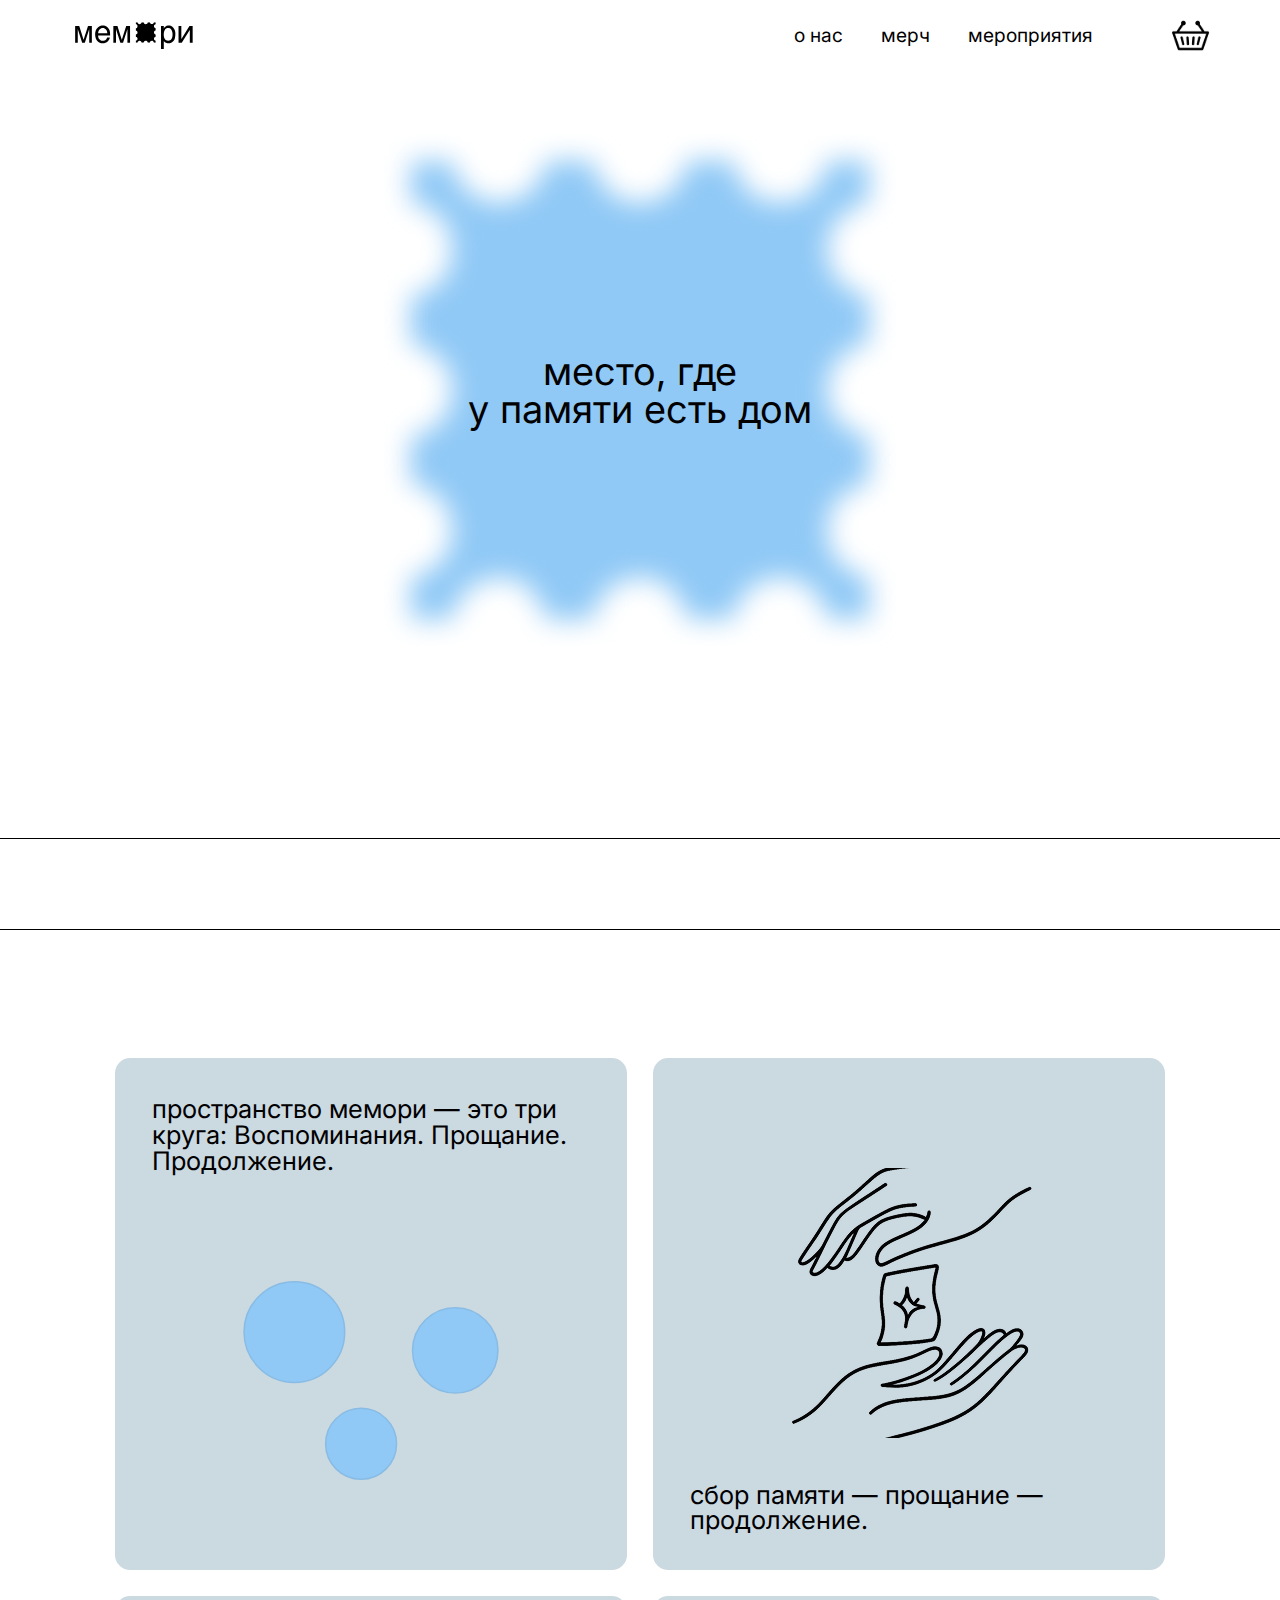
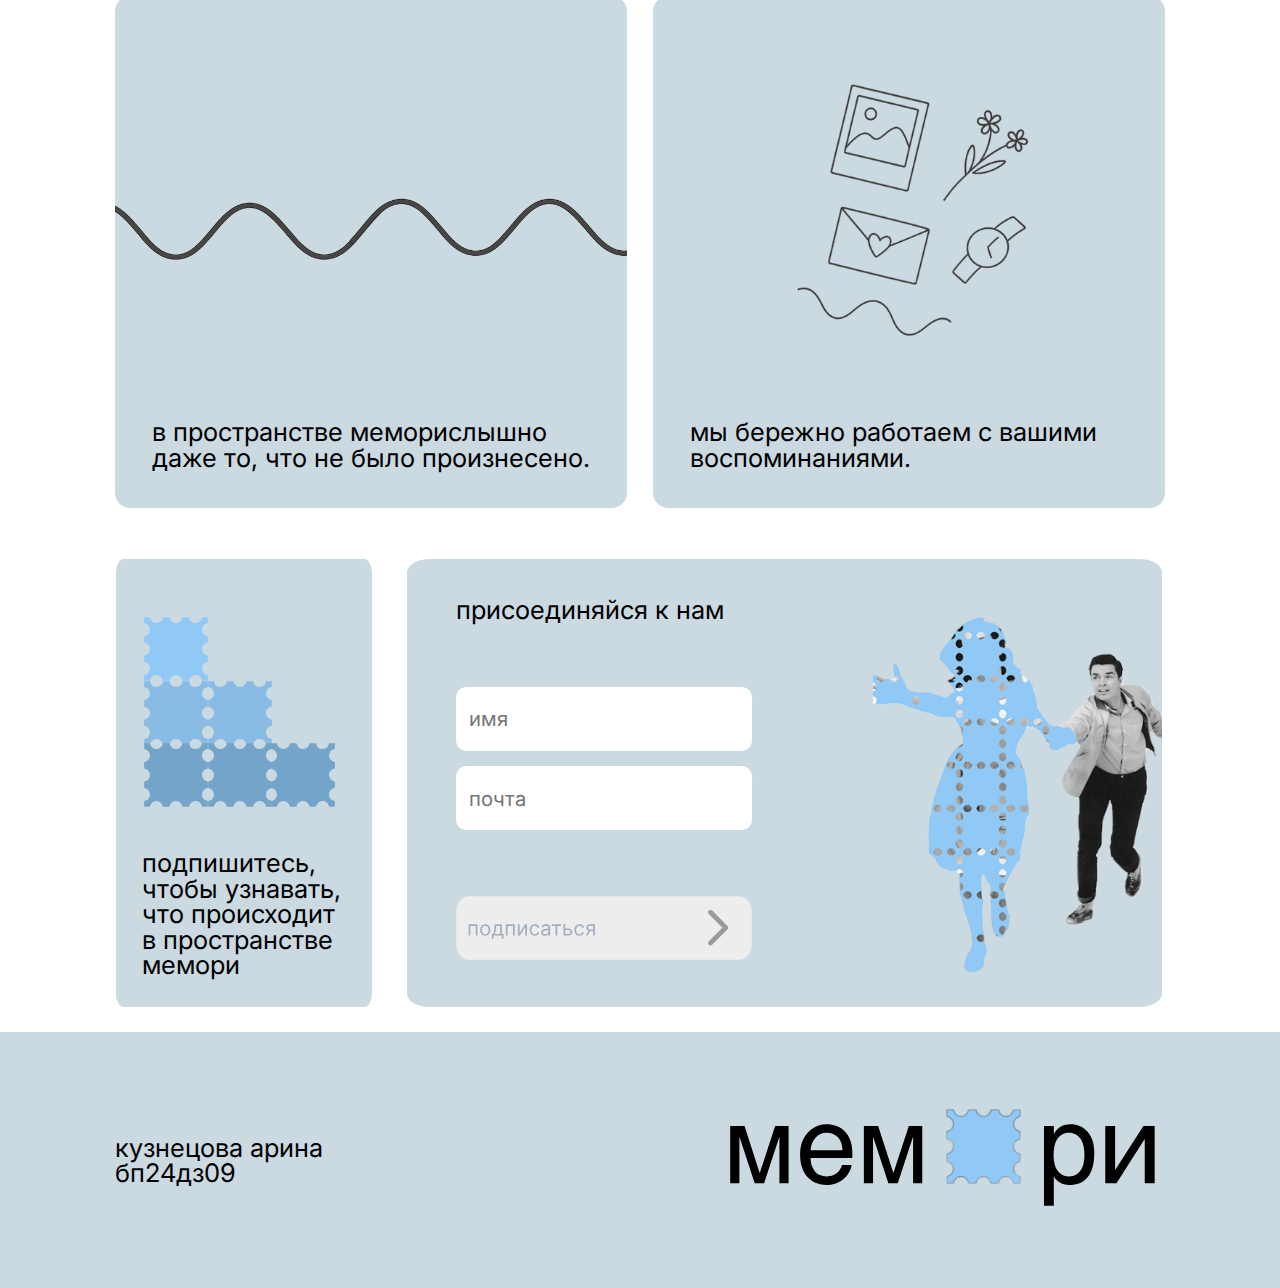
<file: index.html>
<!DOCTYPE html>
<html lang="ru">
  <head>
    <meta charset="UTF-8" />

    <title>Мемори</title>

    <link rel="stylesheet" href="./css/style.css" />

    <link rel="icon" href="./img/logo .svg" type="image/x-icon" />

    <meta name="viewport" content="width=device-width, initial-scale=1.0" />

    <script src="./js.js" charset="UTF-8"></script>
  </head>

  <body> 
    <!-- header -->
    <div class="header">
        <a href="./index.html">
            <div class="logo"></div>
        </a>
        <div class="text">
          <a href="about.html">о нас</a>
          <a href="merch.html">мерч</a>
          <a href="event.html">мероприятия </a>
        </div>
        <a href="./404.html">
          <div class="basket"></div>
        </a>
      </div>

    <!-- главный баннер -->
    <div class="main_banner">
        <h1>место, где <br> у памяти есть дом</h1>
    </div>

     <!-- бегущая строка -->
       <div class="run_line_container">
        <div class="run_line">
            открыты экскурсии по пространству мемори // новая коллекция вещей с памятью // открыты экскурсии по пространству мемори // новая коллекция вещей с памятью // 
        </div>
      </div>

      <!-- блок с карточками -->
       <div class="block_4">
        <div class="card1">
            <p class="card_text1">
                пространство мемори — это три круга:
                Воспоминания. Прощание. Продолжение.
                </p>
                <div class="card_move1"></div>
        </div>
        <div class="card2">
            <div class="card_move2"></div>
            <p class="card_text2"> 
                сбор памяти — прощание 
                — продолжение.</p>

        </div>
        <div class="card3">
            <div class="card_move3"></div>
            <p class="card_text2">
                в пространстве меморислышно даже то, что не было произнесено.</p>
        </div>
        <div class="card4">
            <div class="card_move4"></div>
            <p class="card_text2">
                мы бережно работаем
                с вашими воспоминаниями.</p>
        </div>
       </div>

       <!-- блок с регестрацией -->
        <div class="block_5">
            <div class="ani_block">
              <div class="animation_block">
                <div class="b1"></div>
                <div class="b2"></div>
                <div class="b3"></div>
                <div class="b4"></div>
                <div class="b5"></div>
                <div class="b6"></div>
              </div>
              <p class="ani_block_text">подпишитесь, чтобы узнавать, что происходит <br> в пространстве мемори</p>
            </div>
            <div class="form">
              <p class="card_text1">присоединяйся к нам</p>
              <input class="box_name" type="text" placeholder="имя" />
              <input class="email" type="email" placeholder="почта" />
              <div class="button"></div>

              <div class="pic"></div>
            </div>
        </div>

        <!-- вспылающие окно -->
        <div class="custom-overlay" id="popupOverlay">
          <div class="popup">
            <span class="close-btn" id="closePopup">&times;</span>
          </div>
        </div>

        <!-- подвал -->
        <div class="basement">
            <p class="name">кузнецова арина <br>бп24дз09
            </p>
            <div class="color_logo"></div>
          </div>
  </body>
</html>
</file>
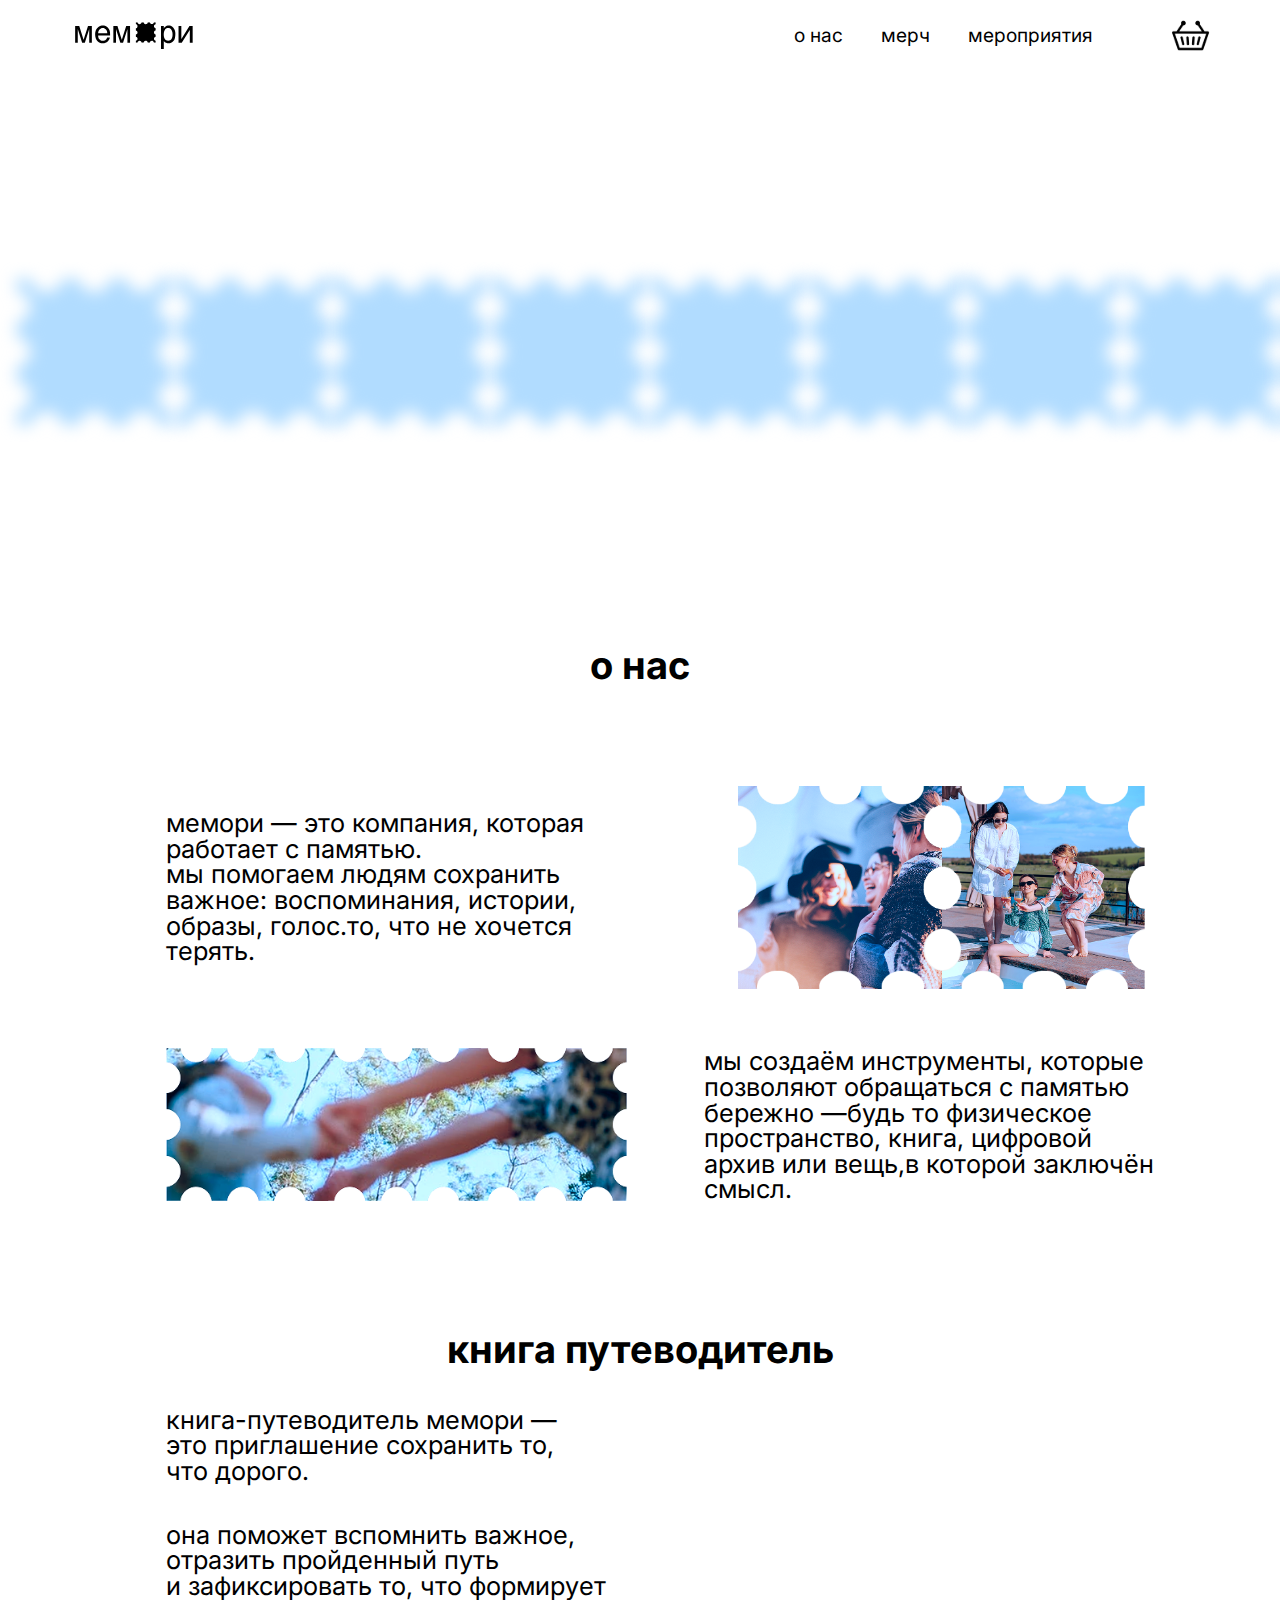
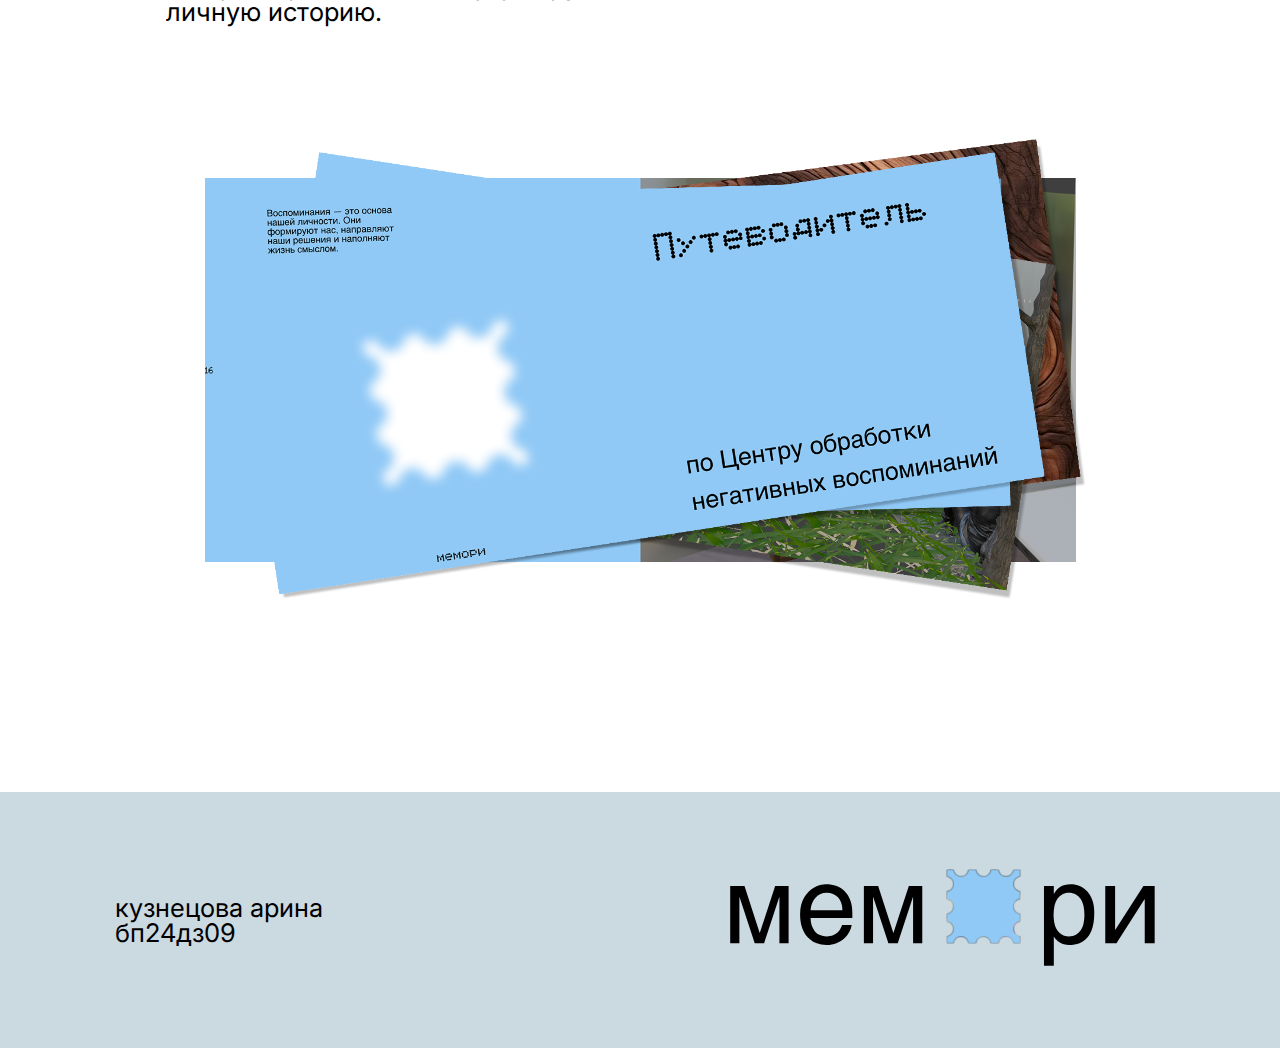
<file: about.html>
<!DOCTYPE html>
<html lang="ru">
  <head>
    <meta charset="UTF-8" />

    <title>Мемори</title>

    <link rel="stylesheet" href="./css/style.css" />

    <link rel="icon" href="./img/logo .svg" type="image/x-icon" />

    <meta name="viewport" content="width=device-width, initial-scale=1.0" />

    <script src="./js.js" charset="UTF-8"></script>
  </head>

  <body> 
    <!-- header -->
    <div class="header">
        <a href="./index.html"><div class="logo"></div></a>
        <div class="text">
          <a href="about.html">о нас</a>
          <a href="merch.html">мерч</a>
          <a href="event.html">мероприятия </a>
        </div>
        <a href="./404.html">
          <div class="basket"></div>
        </a>
      </div>

      <!-- главный баннер -->
       <div class="banner_about"></div>

      <!-- блок с текстом и фото -->
      <p class="text_bold">о нас</p>
      <div class="info">

        <div class="info_2">
          <p>
            мемори — это компания, которая работает с памятью. 
            <br>
          </p>
          <p>
            мы помогаем людям сохранить <br> важное: воспоминания, истории, образы, голос.то, что не хочется терять.</p>
        </div>

        <div class="photo_2"></div>
        <div class="photo_3"></div>

        <p class="info_3">мы создаём инструменты, которые позволяют обращаться с памятью бережно —будь то физическое пространство, книга, цифровой архив или вещь,в которой заключён смысл.</p>
      </div>

      <!-- блок про книгу путеводитель -->
      <p class="text_bold">книга путеводитель</p>
      <p class="book_text">
        книга-путеводитель мемори — это приглашение сохранить то, что дорого. <br> 
      </p>
      <p class="book_text">она поможет вспомнить важное, отразить пройденный путь и зафиксировать то, что формирует личную историю.
      </p>

      <!-- карточки для клика -->
      <div class="click">
        <div class="p1"></div>
        <div class="p2"></div>
        <div class="p3"></div>
        <div class="p4"></div>
        <div class="p5"></div>
      </div>
   
 <!-- подвал -->
    <div class="basement">
         <p class="name">кузнецова арина <br>бп24дз09
        </p>
        <div class="color_logo"></div>
    </div>

      
  
  </body>
</html>
</file>
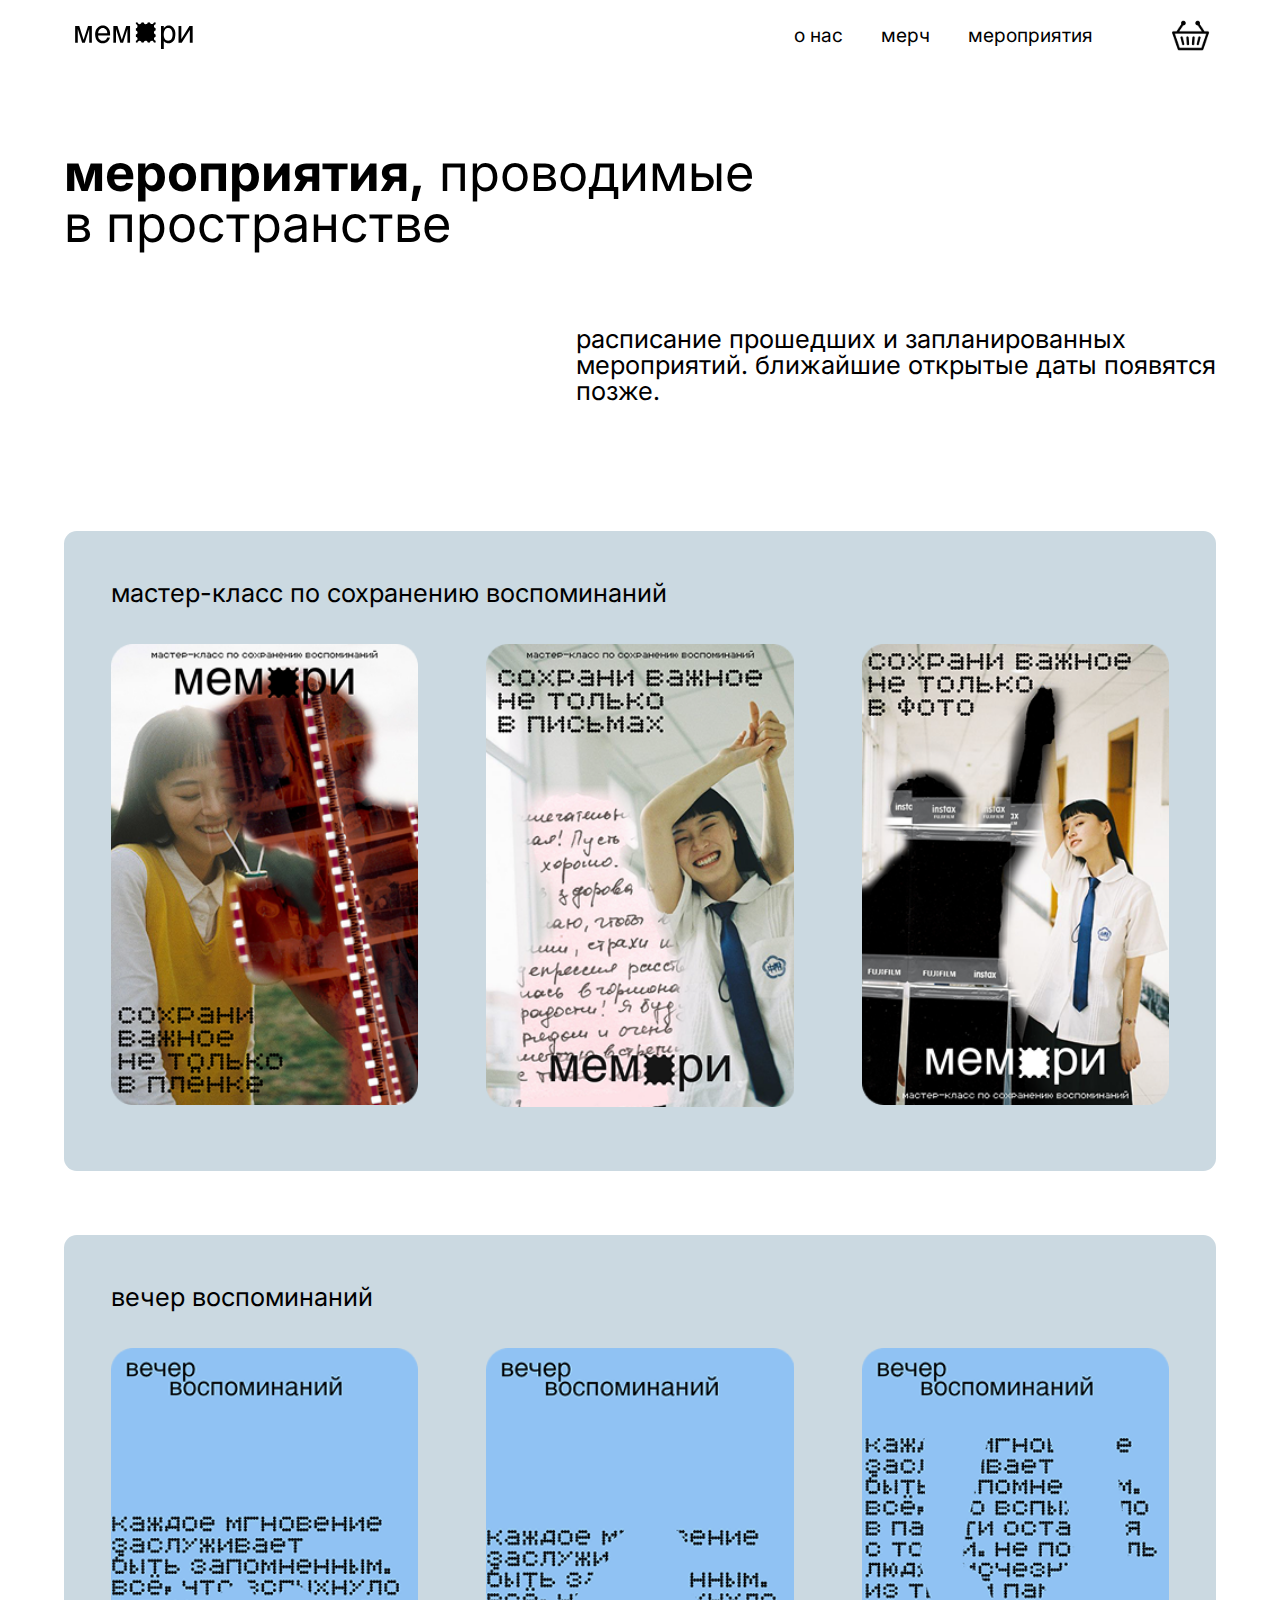
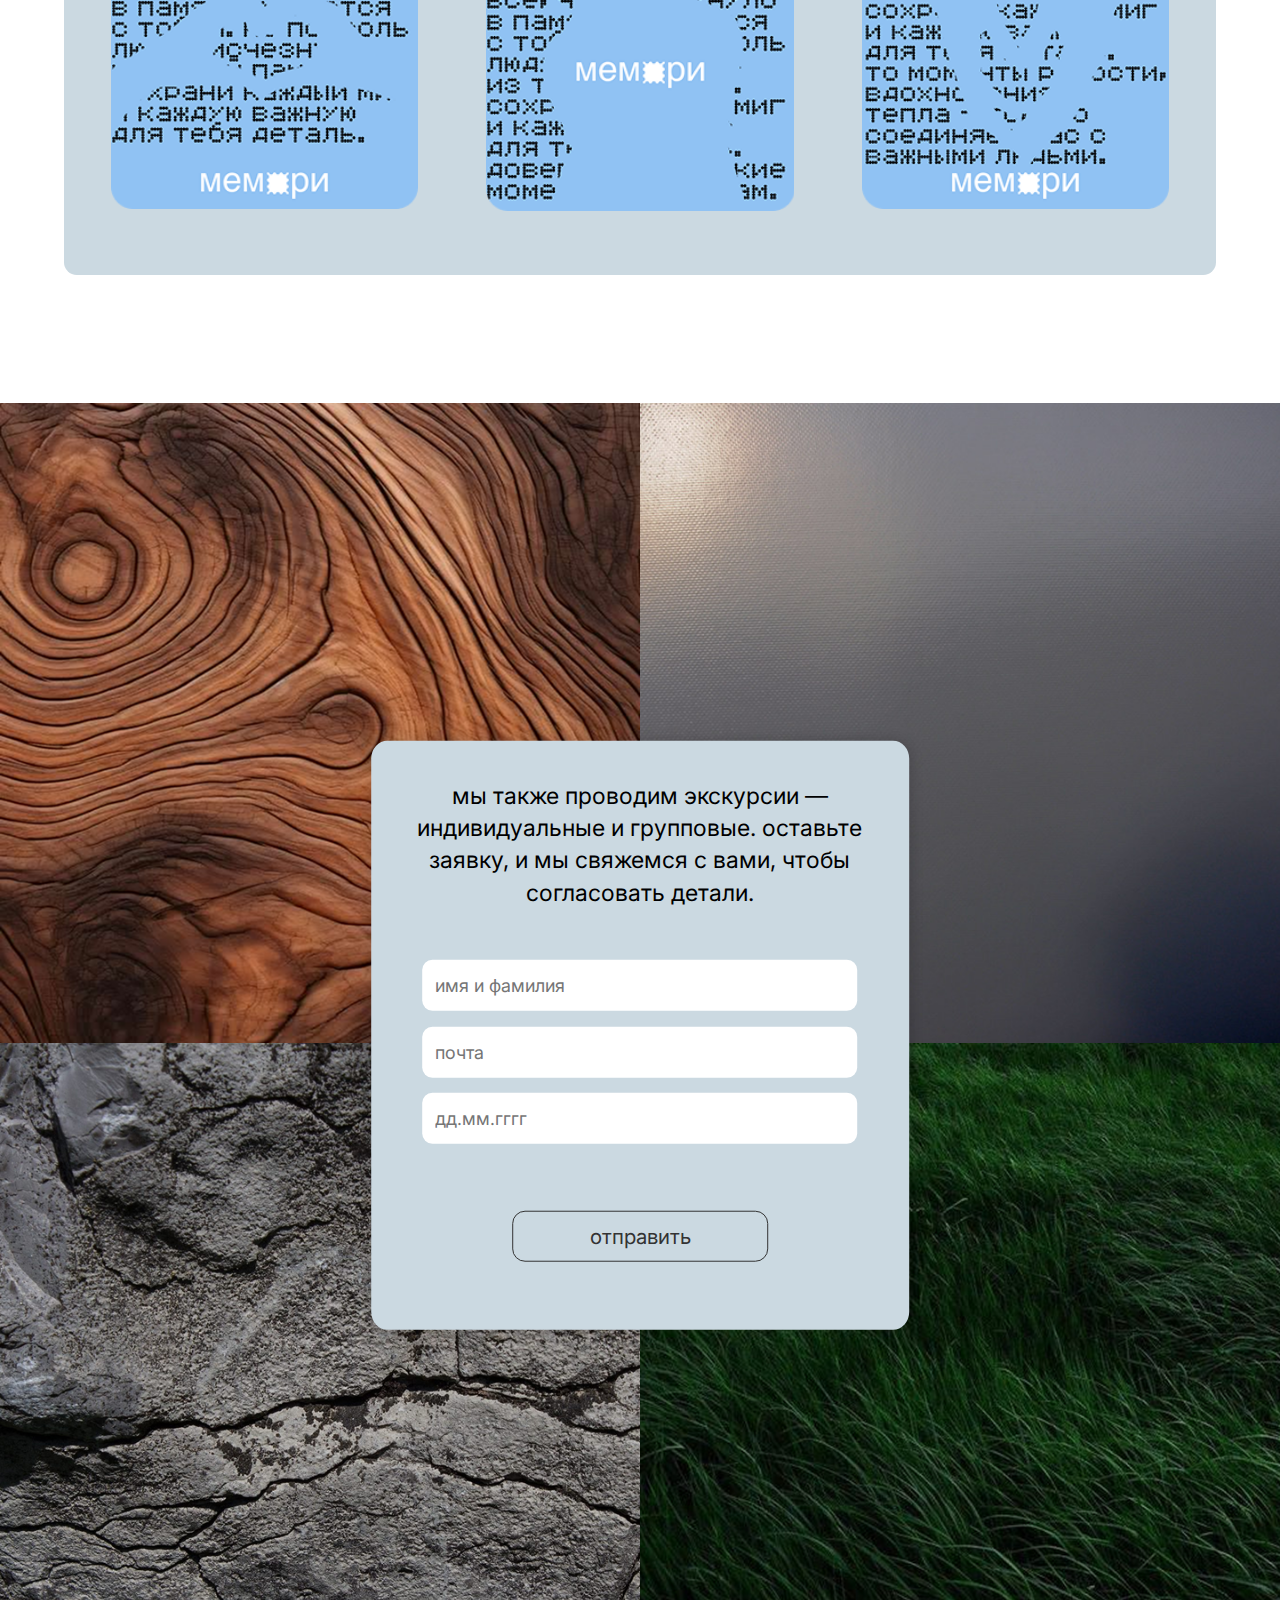
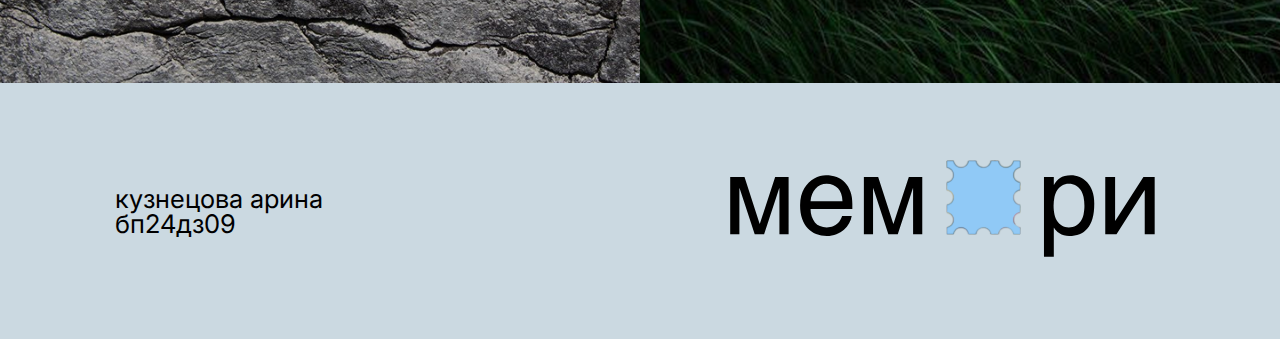
<file: event.html>
<!DOCTYPE html>
<html lang="ru">
  <head>
    <meta charset="UTF-8" />

    <title>Мемори</title>

    <link rel="stylesheet" href="./css/style.css" />

    <link rel="icon" href="./img/logo .svg" type="image/x-icon" />

    <meta name="viewport" content="width=device-width, initial-scale=1.0" />

    <script src="./js.js" charset="UTF-8"></script>
  </head>

  <body> 
   <!-- header -->
   <div class="header">
    <a href="./index.html"><div class="logo"></div></a>
    <div class="text">
      <a href="about.html">о нас</a>
      <a href="merch.html">мерч</a>
      <a href="event.html">мероприятия </a>
    </div>
    <a href="./404.html">
      <div class="basket"></div>
    </a>
  </div>

  <!-- текстовый блок -->
  <div>
    <p class="merch_text">
      <span class="bold">мероприятия,</span> проводимые <br>
      в пространстве
    </p>

    <p class="merch_text2">расписание прошедших и запланированных мероприятий. ближайшие открытые даты появятся позже.
    </p>
  </div>

  <!-- 1 блок с постерами -->
  <div class="back">
    <p class="text_postres">мастер-класс по сохранению воспоминаний</p>
    
    <div class="poster_row">
      <div class="poster poster1"></div>
      <div class="poster poster2"></div>
      <div class="poster poster3"></div>
    </div>
  </div>

  <!-- 2 блок с постерами -->
  <div class="back">
    <p class="text_postres">вечер воспоминаний</p>
    
    <div class="poster_row">
      <div class="poster poster4"></div>
      <div class="poster poster5"></div>
      <div class="poster poster6"></div>
    </div>
  </div>

  <!-- увеличение постеров -->
  <div class="overlay" id="overlay">
  <div class="zoomed-poster" id="zoomedPoster"></div></div>

  <!-- блок с формой для заявки -->
  <div class="background">
    <div class="upblock">
      <p class="send_text">
        мы также проводим экскурсии — индивидуальные и групповые. оставьте заявку, и мы свяжемся с вами, чтобы согласовать детали.
      </p>
    
      <input class="box_name_lastname" type="text" placeholder="имя и фамилия" />
      <input class="email_2" type="email" placeholder="почта" />
      <input class="data" type="text" placeholder="дд.мм.гггг" />
    
      <button class="button_2">отправить</button>
    </div>

    <div class="card card5"></div>
    <div class="card card6"></div>
    <div class="card card7"></div>
    <div class="card card8"></div>
  </div>

  <!-- вспылающие окно -->
  <div id="popupOverlay2" class="popup-overlay" style="display: none;">
    <div class="popup_2">
      <button id="closePopup2" class="close-btn">×</button>
    </div>
  </div>
  </div>

 <!-- подвал -->
    <div class="basement">
         <p class="name">кузнецова арина <br>бп24дз09
        </p>
        <div class="color_logo"></div>
    </div>
  </body>
</html>
</file>
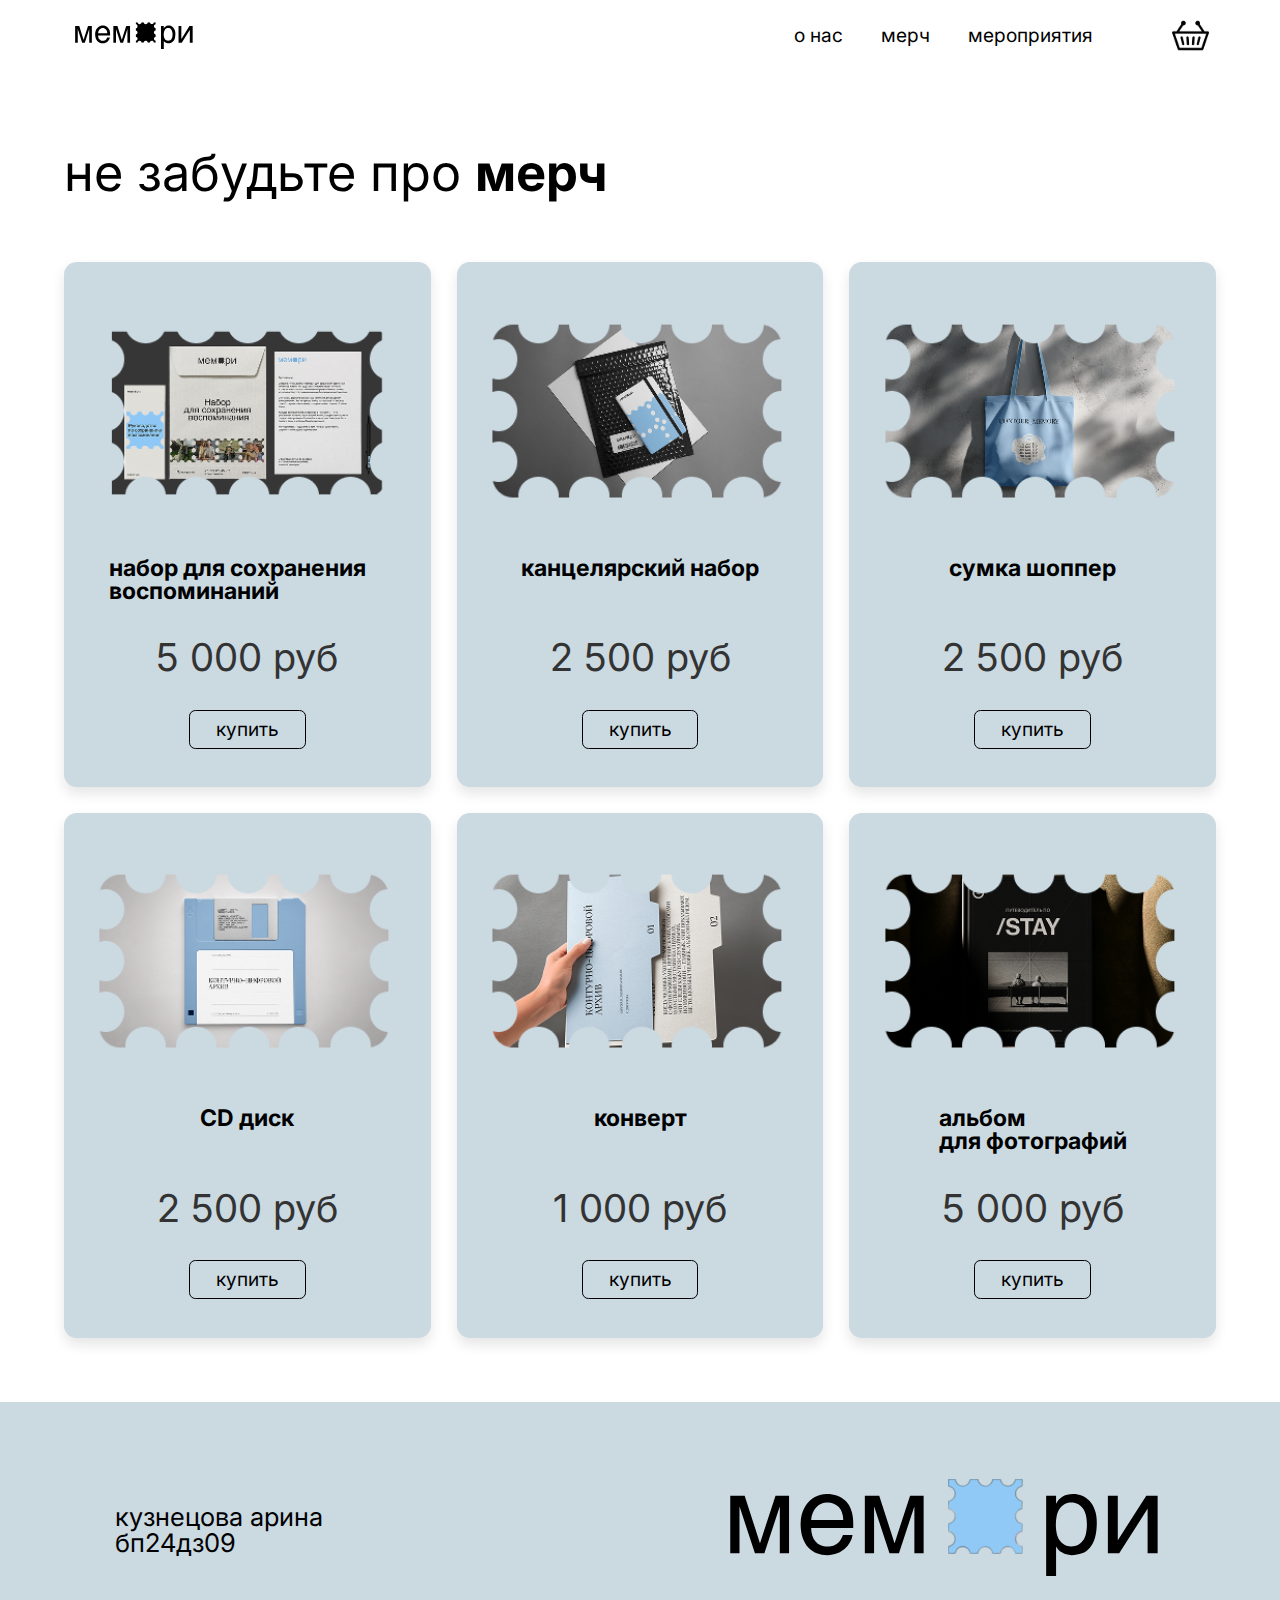
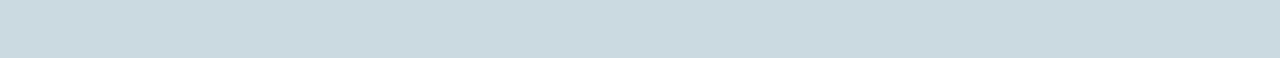
<file: merch.html>
<!DOCTYPE html>
<html lang="ru">
  <head>
    <meta charset="UTF-8" />

    <title>Мемори</title>

    <link rel="stylesheet" href="./css/style.css" />

    <link rel="icon" href="./img/logo .svg" type="image/x-icon" />

    <meta name="viewport" content="width=device-width, initial-scale=1.0" />

    <script src="./js.js" charset="UTF-8"></script>
  </head>

  <body> 
    <!-- header -->
    <div class="header">
        <a href="./index.html"><div class="logo"></div></a>
        <div class="text">
          <a href="about.html">о нас</a>
          <a href="merch.html">мерч</a>
          <a href="event.html">мероприятия </a>
        </div>
        <a href="./404.html">
          <div class="basket"></div>
        </a>
      </div>

    <!-- текст заглавный -->
    <div>
      <p class="merch_text">
        не забудьте про  <span class="bold">мерч</span>
      </p>
    </div>

    <!-- карточки с товарами -->
    <div class="allmerch">
      <div class="merch_card">
        <div class="merch_img merch1"></div>
        <p class="description">набор для сохранения воспоминаний</p>
        <span class="price">5 000 руб</span>
          <button class="buy_button">купить</button>
      </div>

      <div class="merch_card">
        <div class="merch_img merch2"></div>
        <p class="description">
          канцелярский набор
          <br><br>
        </p>
        <span class="price">2 500 руб</span>
          <button class="buy_button">купить</button>
      </div>

      <div class="merch_card">
        <div class="merch_img merch3"></div>
        <p class="description">
          сумка шоппер 
          <br><br>
        </p>
        <span class="price">2 500 руб</span>
          <button class="buy_button">купить</button>
      </div>

      <div class="merch_card">
        <div class="merch_img merch4"></div>
        <p class="description">
          CD диск
          <br><br>
        </p>
        <span class="price">2 500 руб</span>
          <button class="buy_button">купить</button>
      </div>

      <div class="merch_card">
        <div class="merch_img merch5"></div>
        <p class="description">
          конверт
          <br><br>
        </p>
        <span class="price">1 000 руб</span>
          <button class="buy_button">купить</button>
      </div>

      <div class="merch_card">
        <div class="merch_img merch6"></div>
        <p class="description">
          альбом <br>
          для фотографий
        </p>
        <span class="price">5 000 руб</span>
          <button class="buy_button">купить</button>
      </div>
  </div>  

 <!-- подвал -->
    <div class="basement">
         <p class="name">кузнецова арина <br>бп24дз09
        </p>
        <div class="color_logo"></div>
    </div>
  </body>
</html>
</file>
<file: css/style.css>
@import "reset.css";
@import "content.css";
@import "font.css";
@import "responsive.css";
</file>
